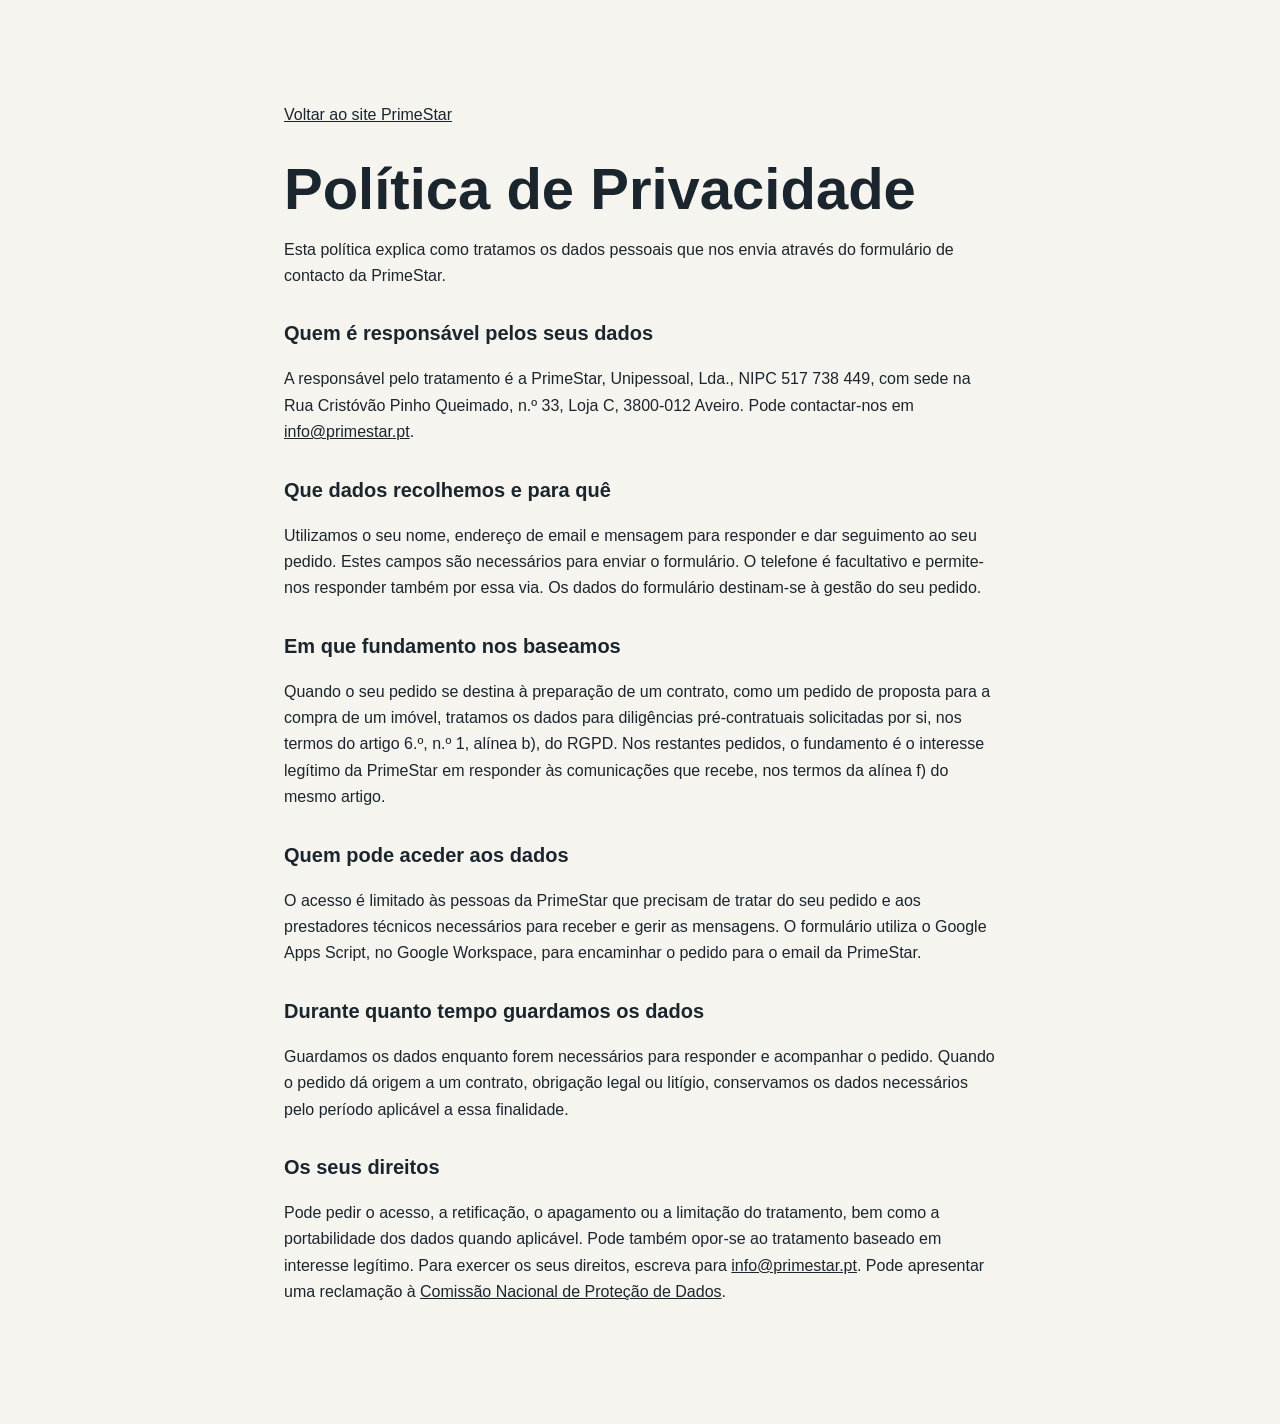
<file: politica-de-privacidade.html>
<!doctype html>
<html lang="pt-PT">
<head>
  <meta charset="utf-8">
  <meta name="viewport" content="width=device-width, initial-scale=1">
  <title>Política de Privacidade | PrimeStar</title>
  <link rel="stylesheet" href="./styles.css?v=privacy-original">
  <link rel="icon" type="image/png" sizes="64x64" href="./favicon.png">
</head>
<body>
  <main class="privacy-page">
    <a href="./index.html">Voltar ao site PrimeStar</a>
    <h1>Política de Privacidade</h1>
    <p>Esta política explica como tratamos os dados pessoais que nos envia através do formulário de contacto da PrimeStar.</p>

    <h2>Quem é responsável pelos seus dados</h2>
    <p>A responsável pelo tratamento é a PrimeStar, Unipessoal, Lda., NIPC 517 738 449, com sede na Rua Cristóvão Pinho Queimado, n.º 33, Loja C, 3800-012 Aveiro. Pode contactar-nos em <a href="mailto:info@primestar.pt">info@primestar.pt</a>.</p>

    <h2>Que dados recolhemos e para quê</h2>
    <p>Utilizamos o seu nome, endereço de email e mensagem para responder e dar seguimento ao seu pedido. Estes campos são necessários para enviar o formulário. O telefone é facultativo e permite-nos responder também por essa via. Os dados do formulário destinam-se à gestão do seu pedido.</p>

    <h2>Em que fundamento nos baseamos</h2>
    <p>Quando o seu pedido se destina à preparação de um contrato, como um pedido de proposta para a compra de um imóvel, tratamos os dados para diligências pré-contratuais solicitadas por si, nos termos do artigo 6.º, n.º 1, alínea b), do RGPD. Nos restantes pedidos, o fundamento é o interesse legítimo da PrimeStar em responder às comunicações que recebe, nos termos da alínea f) do mesmo artigo.</p>

    <h2>Quem pode aceder aos dados</h2>
    <p>O acesso é limitado às pessoas da PrimeStar que precisam de tratar do seu pedido e aos prestadores técnicos necessários para receber e gerir as mensagens. O formulário utiliza o Google Apps Script, no Google Workspace, para encaminhar o pedido para o email da PrimeStar.</p>

    <h2>Durante quanto tempo guardamos os dados</h2>
    <p>Guardamos os dados enquanto forem necessários para responder e acompanhar o pedido. Quando o pedido dá origem a um contrato, obrigação legal ou litígio, conservamos os dados necessários pelo período aplicável a essa finalidade.</p>

    <h2>Os seus direitos</h2>
    <p>Pode pedir o acesso, a retificação, o apagamento ou a limitação do tratamento, bem como a portabilidade dos dados quando aplicável. Pode também opor-se ao tratamento baseado em interesse legítimo. Para exercer os seus direitos, escreva para <a href="mailto:info@primestar.pt">info@primestar.pt</a>. Pode apresentar uma reclamação à <a href="https://www.cnpd.pt/cidadaos/participacoes/">Comissão Nacional de Proteção de Dados</a>.</p>
  </main>
</body>
</html>
</file>
<file: styles.css>
:root {
            --navy: #101d28;
            --sand: #e8e2d8;
            --paper: #f6f4ef;
            --ink: #1b252d;
            --muted: #777b7b;
            --gold: #bba98c
        }

        * {
            box-sizing: border-box
        }

        html {
            scroll-behavior: smooth
        }

        body {
            margin: 0;
            background: var(--paper);
            color: var(--ink);
            font-family: 'DM Sans', sans-serif;
            -webkit-font-smoothing: antialiased
        }

        button,
        input,
        textarea {
            font: inherit
        }

        a {
            color: inherit;
            text-decoration: none
        }

        button {
            cursor: pointer
        }

        img {
            display: block;
            max-width: 100%
        }

        .top {
            height: 86px;
            display: flex;
            align-items: center;
            justify-content: space-between;
            padding: 0 clamp(22px, 5vw, 90px);
            position: absolute;
            z-index: 20;
            left: 0;
            right: 0;
            color: white;
            border-bottom: 1px solid #ffffff33
        }

        .brand img {
            width: 200px;
            height: 54px;
            object-fit: contain
        }

        .nav {
            display: flex;
            gap: 38px;
            align-items: center;
            font-size: 12px;
            letter-spacing: .15em;
            text-transform: uppercase
        }

        .nav a:hover {
            color: var(--gold)
        }

        .nav .contact {
            border: 1px solid #ffffff75;
            padding: 14px 19px
        }

        .hamb {
            display: none;
            background: none;
            border: 0;
            color: white;
            font-size: 28px
        }

        .hero {
            height: min(900px, 100svh);
            min-height: 640px;
            position: relative;
            background: #15212c;
            overflow: hidden;
            color: #fff
        }

        .hero:before {
            content: '';
            position: absolute;
            inset: 0;
            background: linear-gradient(90deg, #0d1b2799 0%, #0d1b2738 55%, #0d1b2712), linear-gradient(0deg, #0d1b2759, transparent 48%);
            z-index: 1
        }

        .hero-bg {
            position: absolute;
            inset: 0;
            width: 100%;
            height: 100%;
            object-fit: cover;
            animation: zoom 18s ease-in-out infinite alternate
        }

        @keyframes zoom {
            to {
                transform: scale(1.07)
            }
        }

        .hero-content {
            position: absolute;
            z-index: 2;
            left: clamp(25px, 8vw, 145px);
            right: 25px;
            top: 50%;
            transform: translateY(-40%)
        }

        .eyebrow {
            font-size: 11px;
            letter-spacing: .29em;
            text-transform: uppercase;
            font-weight: 600
        }

        .rule {
            display: inline-block;
            width: 35px;
            height: 1px;
            background: currentColor;
            vertical-align: middle;
            margin-right: 13px
        }

        .hero h1 {
            font-family: Manrope, sans-serif;
            font-weight: 300;
            font-size: clamp(43px, 6.3vw, 104px);
            line-height: 1.06;
            letter-spacing: -.065em;
            max-width: 950px;
            margin: 30px 0
        }

        .hero h1 em {
            font-style: normal;
            color: #d5c5ad
        }

        .hero p {
            font-weight: 300;
            font-size: clamp(15px, 1.6vw, 20px);
            line-height: 1.8;
            max-width: 480px;
            color: #eee
        }

        .link {
            display: inline-flex;
            gap: 30px;
            align-items: center;
            border-bottom: 1px solid currentColor;
            padding: 14px 0;
            font-size: 12px;
            letter-spacing: .16em;
            text-transform: uppercase;
            font-weight: 600;
            transition: gap .25s
        }

        .link:hover {
            gap: 48px
        }

        .hero .link {
            margin-top: 30px
        }

        .hero-foot {
            position: absolute;
            bottom: 34px;
            left: clamp(25px, 8vw, 145px);
            right: clamp(25px, 8vw, 145px);
            z-index: 2;
            display: flex;
            justify-content: space-between;
            font-size: 10px;
            letter-spacing: .22em;
            text-transform: uppercase;
            color: #ddd
        }

        .section {
            padding: 110px clamp(25px, 8vw, 145px)
        }

        .intro {
            display: grid;
            grid-template-columns: 1fr 1fr;
            gap: 12%;
            align-items: start
        }

        .section-title {
            font: 300 clamp(38px, 4.6vw, 74px)/1.17 Manrope, sans-serif;
            letter-spacing: -.065em;
            margin: 20px 0 30px
        }

        .section-copy {
            font-size: 16px;
            line-height: 1.95;
            color: #61676a;
            max-width: 530px
        }

        .kicker {
            font-size: 11px;
            letter-spacing: .25em;
            text-transform: uppercase;
            color: #9c8a71;
            font-weight: 700
        }

        .projects {
            background: #eceae5
        }

        .projects-head {
            display: flex;
            align-items: end;
            justify-content: space-between;
            gap: 25px
        }

        .filters {
            display: flex;
            gap: 20px;
            flex-wrap: wrap;
            margin: 25px 0 45px;
            border-bottom: 1px solid #d1cec7
        }

        .filter {
            border: 0;
            background: transparent;
            padding: 15px 0;
            margin-right: 20px;
            color: #6c7376;
            font-size: 12px;
            letter-spacing: .1em;
            text-transform: uppercase
        }

        .filter.active {
            color: var(--ink);
            border-bottom: 2px solid var(--ink)
        }

        .project-grid {
            display: grid;
            grid-template-columns: 1fr 1fr;
            gap: 26px
        }

        .project {
            position: relative;
            overflow: hidden;
            min-height: 460px;
            background: #26313a;
            color: white;
            cursor: pointer
        }

        .project:first-child {
            grid-column: span 2;
            min-height: 580px
        }

        .project img {
            position: absolute;
            inset: 0;
            width: 100%;
            height: 100%;
            object-fit: cover;
            transition: transform .8s
        }

        .project:not(.project-locked):hover img {
            transform: scale(1.055)
        }

        .project:after {
            content: '';
            position: absolute;
            inset: 0;
            background: linear-gradient(0deg, #101d28dd, transparent 75%)
        }

        .project-info {
            position: absolute;
            bottom: 38px;
            left: 38px;
            right: 38px;
            z-index: 2;
            display: flex;
            align-items: end;
            justify-content: space-between
        }

        .project-info h3 {
            font: 300 clamp(26px, 3.2vw, 44px)/1.1 Jost, Manrope, sans-serif;
            margin: 10px 0 5px;
            letter-spacing: .075em
        }

        .project-info p {
            font-size: 12px;
            letter-spacing: .09em;
            margin: 0;
            color: #e6e6e6
        }

        .project-info .circle {
            border: 1px solid #fff9;
            width: 48px;
            height: 48px;
            border-radius: 50%;
            display: grid;
            place-items: center;
            font-size: 22px
        }

        .tag {
            font-size: 10px;
            text-transform: uppercase;
            letter-spacing: .16em;
            color: #e6d6be
        }

        .manifesto {
            background: var(--navy);
            color: white;
            display: grid;
            grid-template-columns: 1fr 1fr;
            gap: 12%;
            align-items: center
        }

        .manifesto p {
            color: #bdc5c9;
            line-height: 1.9
        }

        .manifesto-image {
            width: 100%;
            height: 540px;
            object-fit: cover
        }

        .values {
            display: grid;
            grid-template-columns: repeat(3, 1fr);
            gap: 35px;
            margin-top: 70px
        }

        .value {
            border-top: 1px solid #c8c5bf;
            padding-top: 25px
        }

        .value strong {
            font-size: 15px;
            letter-spacing: .06em
        }

        .value p {
            font-size: 14px;
            color: #707577;
            line-height: 1.8
        }

        .cta {
            background: #d8d0c2;
            display: grid;
            grid-template-columns: 1fr auto;
            align-items: center;
            gap: 30px
        }

        .cta .section-title {
            max-width: 720px
        }

        .footer {
            background: #07111a;
            color: #fff;
            padding: 70px clamp(25px, 8vw, 145px) 25px
        }

        .footer-grid {
            display: grid;
            grid-template-columns: 1.5fr 1fr 1fr;
            gap: 40px;
            padding-bottom: 32px
        }

        .footer-logo {
            width: 240px
        }

        .footer h4 {
            font-size: 11px;
            letter-spacing: .22em;
            text-transform: uppercase;
            color: #ad9b82
        }

        .footer a,
        .footer p {
            font-size: 13px;
            line-height: 2;
            color: #bec6ca
        }

        .foot-bottom {
            border-top: 1px solid #ffffff22;
            padding-top: 22px;
            display: flex;
            justify-content: space-between;
            font-size: 11px;
            color: #a8b1b5
        }

        .modal {
            position: fixed;
            inset: 0;
            z-index: 50;
            background: #0b1821e8;
            display: none;
            align-items: center;
            justify-content: center;
            padding: 20px
        }

        .modal.show {
            display: flex
        }

        .modal-box {
            background: var(--paper);
            max-width: 950px;
            width: 100%;
            max-height: 92svh;
            overflow: auto;
            position: relative;
            display: grid;
            grid-template-columns: 1fr 1fr
        }

        .modal-box img {
            width: 100%;
            height: 100%;
            min-height: 520px;
            object-fit: cover
        }

        .modal-copy {
            padding: 60px 42px
        }

        .modal-copy h2 {
            font: 300 48px Manrope;
            letter-spacing: -.05em;
            margin: 18px 0
        }

        .modal-copy p {
            line-height: 1.85;
            color: #697073
        }

        .close {
            position: absolute;
            right: 15px;
            top: 15px;
            z-index: 2;
            background: white;
            border: 0;
            width: 36px;
            height: 36px;
            font-size: 24px
        }

        .specs {
            display: grid;
            grid-template-columns: 1fr 1fr;
            gap: 15px;
            margin: 35px 0
        }

        .specs div {
            border-top: 1px solid #ddd;
            padding-top: 12px;
            font-size: 12px;
            color: #697073
        }

        .specs b {
            display: block;
            color: #17232b;
            margin-top: 6px;
            font-size: 15px
        }

        .contact-panel {
            position: fixed;
            inset: 0;
            background: #0b1821e8;
            z-index: 60;
            display: none;
            align-items: center;
            justify-content: center;
            padding: 20px
        }

        .contact-panel.show {
            display: flex
        }

        .contact-box {
            background: var(--paper);
            padding: clamp(25px, 5vw, 60px);
            max-width: 580px;
            width: 100%;
            position: relative
        }

        .contact-box h2 {
            font: 300 38px Manrope;
            letter-spacing: -.05em
        }

        .field {
            display: block;
            width: 100%;
            border: 0;
            border-bottom: 1px solid #bfc2c0;
            background: transparent;
            padding: 15px 0;
            outline: none;
            margin: 8px 0
        }

        .submit {
            background: var(--navy);
            color: #fff;
            border: 0;
            padding: 16px 24px;
            margin-top: 25px;
            letter-spacing: .1em;
            text-transform: uppercase;
            font-size: 11px
        }

        .notice {
            font-size: 11px;
            color: #8a8c8b;
            margin-top: 20px
        }

        .mobile-menu {
            display: none
        }

        .hidden {
            display: none !important
        }

        @media(max-width:800px) {
            .top {
                height: 74px;
                padding: 0 23px
            }

            .brand img {
                width: 170px
            }

            .nav {
                display: none
            }

            .hamb {
                display: block
            }

            .mobile-menu {
                position: absolute;
                top: 74px;
                left: 0;
                right: 0;
                background: #101d28;
                padding: 25px;
                display: none;
                flex-direction: column;
                gap: 25px;
                font-size: 13px;
                letter-spacing: .15em;
                text-transform: uppercase
            }

            .mobile-menu.show {
                display: flex
            }

            .hero {
                min-height: 690px;
                height: 92svh
            }

            .hero-content {
                top: 48%;
                transform: translateY(-35%)
            }

            .hero h1 {
                font-size: clamp(42px, 10vw, 70px);
                margin: 25px 0
            }

            .hero p {
                font-size: 15px
            }

            .hero-foot {
                bottom: 25px
            }

            .section {
                padding: 78px 24px
            }

            .intro,
            .manifesto {
                grid-template-columns: 1fr;
                gap: 30px
            }

            .section-title {
                font-size: 42px
            }

            .projects-head {
                display: block
            }

            .filters {
                gap: 6px
            }

            .filter {
                font-size: 10px;
                margin-right: 12px
            }

            .project-grid {
                grid-template-columns: 1fr;
                gap: 16px
            }

            .project,
            .project:first-child {
                grid-column: span 1;
                min-height: 440px
            }

            .project-info {
                left: 24px;
                bottom: 26px;
                right: 22px
            }

            .project-info h3 {
                font-size: 30px
            }

            .manifesto-image {
                height: 390px
            }

            .values {
                grid-template-columns: 1fr;
                gap: 12px;
                margin-top: 40px
            }

            .cta {
                grid-template-columns: 1fr
            }

            .footer-grid {
                grid-template-columns: 1fr;
                gap: 18px;
                padding-bottom: 24px
            }

            .office-address-separator {
                display: none;
            }

            .office-address-postal {
                display: block;
            }

            .foot-bottom {
                gap: 10px;
                flex-wrap: wrap
            }

            .modal-box {
                grid-template-columns: 1fr
            }

            .modal-box img {
                height: 240px;
                min-height: 0
            }

            .modal-copy {
                padding: 32px 25px
            }

            .modal-copy h2 {
                font-size: 38px
            }
        }

        @media(prefers-reduced-motion:reduce) {

            *,
            *:before,
            *:after {
                animation: none !important;
                scroll-behavior: auto !important;
                transition: none !important
            }
        }

        /* Portfolio Paraíso */
        .modal-box:has(.gallery-wrap:not([hidden])) {
            max-width: 1100px;
            grid-template-columns: 1fr 1fr
        }

        .gallery-wrap {
            grid-column: 1/-1;
            padding: 10px 42px 48px
        }

        .gallery-heading {
            display: flex;
            justify-content: space-between;
            gap: 15px;
            border-top: 1px solid #d4d1cb;
            padding: 22px 0;
            font-size: 11px;
            letter-spacing: .15em;
            color: #7b736b
        }

        .gallery-grid {
            display: grid;
            grid-template-columns: repeat(4, minmax(0, 1fr));
            gap: 10px
        }

        .gallery-grid button {
            padding: 0;
            border: 0;
            background: none;
            overflow: hidden;
            aspect-ratio: 1;
            cursor: zoom-in
        }

        .gallery-grid img {
            width: 100%;
            height: 100%;
            object-fit: cover;
            transition: transform .3s
        }

        .gallery-grid button:hover img {
            transform: scale(1.04)
        }

        .photo-lightbox {
            position: fixed;
            inset: 0;
            z-index: 100;
            background: #08111bf5;
            display: none;
            align-items: center;
            justify-content: center;
            padding: 48px 45px;
            color: white
        }

        .photo-lightbox.show {
            display: flex
        }

        .photo-lightbox img {
            max-width: 100%;
            max-height: 86svh;
            object-fit: contain
        }

        .photo-close,
        .photo-prev,
        .photo-next {
            position: absolute;
            background: #14222caa;
            color: white;
            border: 1px solid #ffffff55;
            cursor: pointer
        }

        .photo-close {
            right: 18px;
            top: 18px;
            font-size: 27px;
            width: 42px;
            height: 42px
        }

        .photo-prev,
        .photo-next {
            top: 50%;
            transform: translateY(-50%);
            font-size: 34px;
            width: 40px;
            height: 58px
        }

        .photo-prev {
            left: 5px
        }

        .photo-next {
            right: 5px
        }

        .photo-count {
            position: absolute;
            bottom: 16px;
            font-size: 12px;
            letter-spacing: .1em
        }

        @media(max-width:800px) {
            .modal-box:has(.gallery-wrap:not([hidden])) {
                grid-template-columns: 1fr
            }

            .gallery-wrap {
                padding: 5px 20px 30px
            }

            .gallery-grid {
                grid-template-columns: repeat(2, minmax(0, 1fr));
                gap: 7px
            }

            .gallery-heading {
                font-size: 9px
            }

            .photo-lightbox {
                padding: 55px 30px
            }
        }

        .origem-photo {
            border: 0;
            padding: 0;
            background: none;
            cursor: pointer;
            overflow: hidden
        }

        .origem-photo img {
            width: 100%;
            height: 100%;
            min-height: 150px;
            object-fit: cover;
            transition: transform .3s
        }

        .origem-photo:hover img {
            transform: scale(1.04)
        }

        /* Refinamento mobile: retirar setas decorativas e alinhar marca e assinatura */
        .footer-brand-lockup {
            display: flex;
            flex-direction: column;
            align-items: flex-start;
            justify-content: flex-start;
            gap: 12px;
            text-align: left
        }

        .footer-brand-lockup .footer-logo {
            display: block;
            width: min(240px, 100%);
            height: auto;
            margin: 0;
            padding: 0;
            align-self: flex-start
        }

        .footer-brand-lockup .footer-brand-slogan {
            display: block;
            margin: 0;
            padding: 0;
            align-self: flex-start;
            text-align: left
        }

        @media(max-width:767px) {

            .mobile-hide-arrow,
            .project-info .circle,
            .project-info .circle::before,
            .project-info .circle::after,
            .link>span {
                display: none !important
            }

            .footer-brand-lockup {
                width: 100%;
                margin: 0;
                align-items: flex-start;
                text-align: left;
                gap: 12px
            }

            .footer-brand-lockup .footer-logo {
                margin-left: 0 !important;
                transform: none !important
            }

            .footer-brand-lockup .footer-brand-slogan {
                margin-left: 0 !important;
                text-indent: 0 !important;
                transform: none !important
            }
        }
  /* primestar-visual-refinements */
  
        .project[data-status="done"] {
            aspect-ratio: 3 / 2;
            min-height: 0
        }

        .project[data-status="done"] img {
            object-fit: contain
        }

        .project[data-status="done"]:hover img {
            transform: none
        }

        .project[data-status="done"]::after {
            background: linear-gradient(0deg, rgba(7, 17, 26, .82), transparent 58%)
        }

        #modalImage.paraiso-full {
            object-fit: contain !important;
            background-color: #d9e2e6;
            background-size: cover;
            background-position: center
        }
  
        /* PrimeStar — navegação editorial imersiva */
        .footer-brand-lockup {
            display: flex;
            flex-direction: column;
            align-items: flex-start;
            gap: 16px;
            max-width: 280px
        }

        .footer-brand-lockup .footer-logo {
            width: min(240px, 100%);
            height: auto;
            object-fit: contain
        }

        .footer-brand-slogan {
            font-size: 13px;
            letter-spacing: .13em;
            line-height: 1.5;
            color: #e3ddd3;
            white-space: nowrap
        }

        .project-experience {
            background: #f6f4ef;
            padding: 48px clamp(24px, 8vw, 145px) 100px;
            scroll-margin-top: 0
        }

        .project-experience[hidden] {
            display: none !important
        }

        .experience-toolbar {
            display: flex;
            justify-content: space-between;
            align-items: center;
            gap: 16px;
            border-bottom: 1px solid #c9c7c0;
            padding-bottom: 22px;
            margin-bottom: 40px;
            color: #7a7c7b;
            font-size: 11px;
            letter-spacing: .16em
        }

        .experience-back {
            border: 0;
            background: transparent;
            color: #1b252d;
            cursor: pointer;
            font-size: 12px;
            letter-spacing: .07em;
            padding: 12px 0;
            text-align: left
        }

        .experience-back:hover {
            text-decoration: underline;
            text-underline-offset: 5px
        }

        .experience-layout {
            display: grid;
            grid-template-columns: minmax(0, 1.15fr) minmax(0, 1fr);
            gap: clamp(28px, 5vw, 85px);
            align-items: start
        }

        #projectImageButton {
            display: block;
            width: 100%;
            padding: 0;
            border: 0;
            background: transparent;
        }

        #projectImageButton:enabled {
            cursor: zoom-in;
        }

        .experience-layout #modalImage {
            width: 100%;
            height: min(70vh, 670px);
            min-height: 350px;
            object-fit: cover;
            display: block
        }

        .experience-layout .modal-copy {
            padding: 10px 0 0
        }

        .experience-layout .modal-copy h2 {
            font: 300 clamp(36px, 4vw, 66px)/1.08 Jost, Manrope, sans-serif;
            letter-spacing: .075em;
            margin: 20px 0 25px
        }

        .project-title-logo {
            display: block;
            width: clamp(184px, 26vw, 280px);
            max-width: 100%;
            height: auto
        }

        .experience-layout .modal-copy p {
            line-height: 1.85;
            color: #697073
        }

        .experience-layout .specs {
            margin: 30px 0
        }

        .experience-layout .gallery-wrap {
            grid-column: 1/-1;
            padding: 22px 0 0;
            margin-top: 25px
        }

        .experience-layout .gallery-grid {
            grid-template-columns: repeat(3, minmax(0, 1fr));
            gap: 12px
        }

        .experience-layout .gallery-grid button {
            aspect-ratio: 4/3
        }

        .experience-layout .gallery-grid img {
            height: 100%;
            object-fit: cover
        }

        .project {
            outline-offset: 4px
        }

        .project:focus-visible {
            outline: 3px solid #bba98c
        }

        @media(max-width:800px) {
            .project-experience {
                padding: 26px 24px 75px
            }

            .experience-toolbar {
                margin-bottom: 25px
            }

            .experience-toolbar span {
                display: none
            }

            .experience-layout {
                grid-template-columns: 1fr;
                gap: 24px
            }

            .experience-layout #modalImage {
                height: 360px;
                min-height: 0
            }

            .experience-layout .modal-copy {
                padding: 0
            }

            .experience-layout .gallery-grid {
                grid-template-columns: repeat(2, minmax(0, 1fr));
                gap: 8px
            }

            .footer-brand-lockup {
                gap: 12px
            }
        }
        .footer .call-note {
            display: block;
            color: #bec6ca;
            font-size: 11px;
        }

        .office-address-postal {
            white-space: nowrap;
        }

        .footer-social {
            display: flex;
            flex-wrap: wrap;
            align-items: center;
            gap: 14px;
            margin-top: 16px;
        }

        .footer-social .footer-instagram {
            display: inline-grid;
            place-items: center;
            width: 56px;
            height: 56px;
            border: 1px solid #ffffff33;
            border-radius: 50%;
            color: #fff;
        }

        .footer-instagram svg {
            width: 34px;
            height: 34px;
        }

        .footer a.footer-whatsapp {
            display: inline-flex;
            align-items: center;
            gap: 8px;
            line-height: 1.45;
        }

        .footer-whatsapp-label {
            padding: 8px 12px;
            border-radius: 4px;
            background: #f5f7f9;
            color: #243442;
        }

        .footer-whatsapp-label strong {
            display: block;
        }

        .footer-whatsapp-icon {
            box-sizing: border-box;
            width: 56px;
            height: 56px;
            padding: 13px;
            border-radius: 50%;
            background: #21ad46;
            color: #fff;
        }

        .footer-social a:focus-visible {
            outline: 2px solid #fff;
            outline-offset: 4px;
        }

        .project-locked {
            cursor: default;
        }

        .belmont-image {
            filter: blur(8px);
        }

/* Etiquetas de fase nas capas dos empreendimentos */
.portfolio-phase {
    position: absolute;
    z-index: 2;
    top: 16px;
    left: 16px;
    padding: 8px 11px;
    background: #f5f3ee;
    color: #19242b;
    font-size: 10px;
    font-weight: 650;
    letter-spacing: .08em;
    text-transform: uppercase;
}

@media (max-width: 760px) {
    .portfolio-phase {
        top: 10px;
        left: 10px;
    }
}

.footer .footer-privacy {
    margin-inline-start: auto;
    color: inherit;
}

.footer-privacy:hover,
.contact-box .notice a {
    text-decoration: underline;
}

.privacy-page {
    max-width: 760px;
    margin: auto;
    padding: clamp(32px, 8vw, 108px) 24px;
    line-height: 1.65;
}

.privacy-page h1 {
    font-size: clamp(32px, 6vw, 58px);
    line-height: 1.1;
    margin: 28px 0 16px;
}

.privacy-page h2 {
    font-size: 1.25rem;
    margin: 28px 0 8px;
}

.privacy-page a {
    text-decoration: underline;
}
</file>
